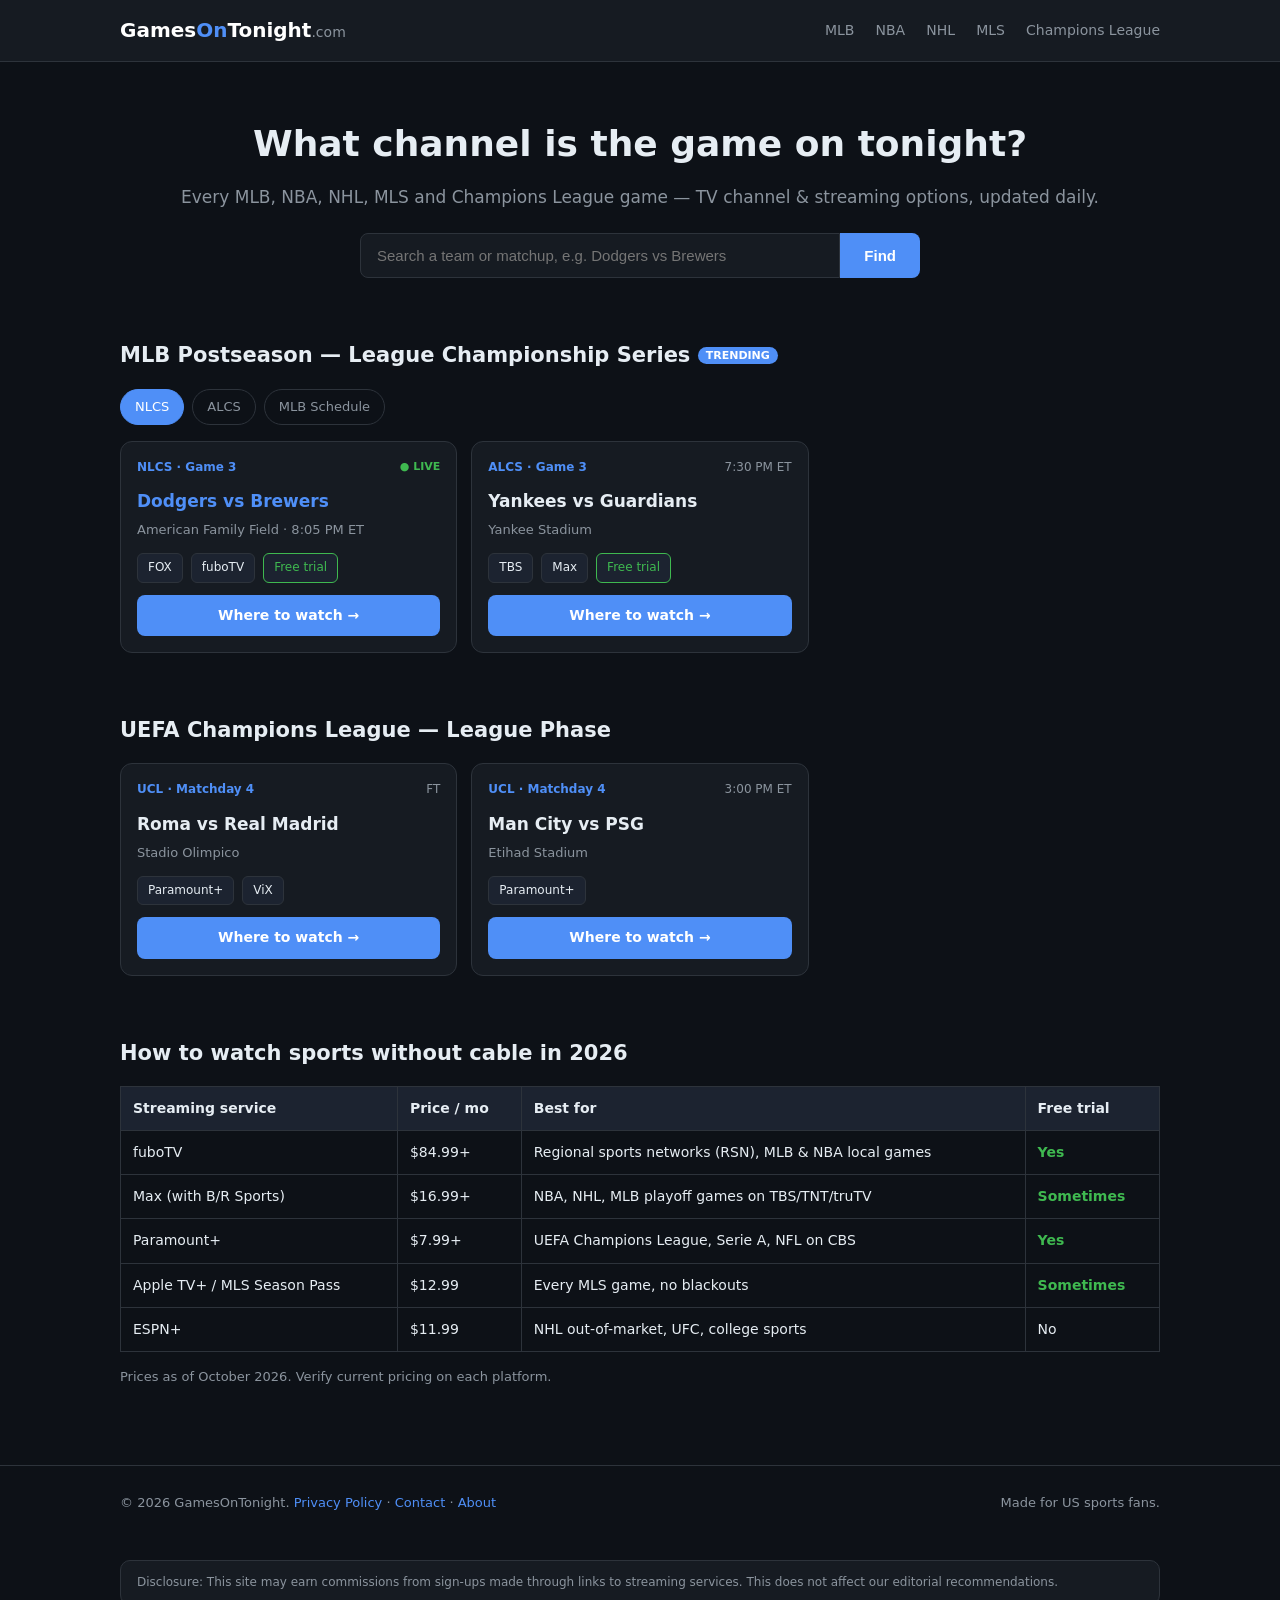
<file: index.html>
<!DOCTYPE html>
<html lang="en">
<head>
<meta charset="UTF-8">
<meta name="viewport" content="width=device-width, initial-scale=1.0">
<title>Where to Watch Tonight's Games — TV Channel & Streaming Guide | GamesOnTonight</title>
<meta name="description" content="Find out what channel tonight's MLB, NBA, NHL, MLS and Champions League games are on. Live TV channels, streaming options, scores and schedules, updated daily.">
<link rel="canonical" href="./">
<link rel="stylesheet" href="style.css">
<script type="application/ld+json">
{"@context":"https://schema.org","@type":"WebSite","name":"GamesOnTonight","description":"TV channel and streaming guide for live sports in the US","inLanguage":"en","potentialAction":{"@type":"SearchAction","target":"./search.html?q={search_term_string}","query-input":"required name=search_term_string"}}
</script>
</head>
<body>

<header>
  <div class="wrap">
    <a class="logo" href="./">Games<span>On</span>Tonight<span style="color:var(--muted);font-weight:400;font-size:14px">.com</span></a>
    <nav>
      <a href="./mlb/">MLB</a>
      <a href="./nba/">NBA</a>
      <a href="./nhl/">NHL</a>
      <a href="./mls/">MLS</a>
      <a href="./ucl/">Champions League</a>
    </nav>
  </div>
</header>

<section class="hero">
  <div class="wrap">
    <h1>What channel is the game on tonight?</h1>
    <p>Every MLB, NBA, NHL, MLS and Champions League game — TV channel &amp; streaming options, updated daily.</p>
    <div class="search">
      <input type="search" placeholder="Search a team or matchup, e.g. Dodgers vs Brewers" aria-label="Search games">
      <button type="button">Find</button>
    </div>
  </div>
</section>

<section class="section" id="mlb">
  <div class="wrap">
    <h2>MLB Postseason — League Championship Series <span class="badge">TRENDING</span></h2>
    <div class="league-tabs"><a class="active">NLCS</a><a href="./mlb/">ALCS</a><a href="./mlb/schedule">MLB Schedule</a></div>
    <div class="grid">
      <div class="card">
        <div class="top"><span class="league">NLCS · Game 3</span><span class="live">● LIVE</span></div>
        <div class="matchup"><a href="./watch/dodgers-vs-brewers/">Dodgers vs Brewers</a></div>
        <div class="sub">American Family Field · 8:05 PM ET</div>
        <div class="watch"><span>FOX</span><span>fuboTV</span><span class="free">Free trial</span></div>
        <a class="cta" href="./watch/dodgers-vs-brewers/">Where to watch →</a>
      </div>
      <div class="card">
        <div class="top"><span class="league">ALCS · Game 3</span><span class="time">7:30 PM ET</span></div>
        <div class="matchup">Yankees vs Guardians</div>
        <div class="sub">Yankee Stadium</div>
        <div class="watch"><span>TBS</span><span>Max</span><span class="free">Free trial</span></div>
        <a class="cta" href="./mlb/">Where to watch →</a>
      </div>
    </div>
  </div>
</section>

<section class="section" id="ucl">
  <div class="wrap">
    <h2>UEFA Champions League — League Phase</h2>
    <div class="grid">
      <div class="card">
        <div class="top"><span class="league">UCL · Matchday 4</span><span class="time">FT</span></div>
        <div class="matchup">Roma vs Real Madrid</div>
        <div class="sub">Stadio Olimpico</div>
        <div class="watch"><span>Paramount+</span><span>ViX</span></div>
        <a class="cta" href="./ucl/">Where to watch →</a>
      </div>
      <div class="card">
        <div class="top"><span class="league">UCL · Matchday 4</span><span class="time">3:00 PM ET</span></div>
        <div class="matchup">Man City vs PSG</div>
        <div class="sub">Etihad Stadium</div>
        <div class="watch"><span>Paramount+</span></div>
        <a class="cta" href="./ucl/">Where to watch →</a>
      </div>
    </div>
  </div>
</section>

<section class="section">
  <div class="wrap">
    <h2>How to watch sports without cable in 2026</h2>
    <table class="stream-table">
      <tr><th>Streaming service</th><th>Price / mo</th><th>Best for</th><th>Free trial</th></tr>
      <tr><td>fuboTV</td><td>$84.99+</td><td>Regional sports networks (RSN), MLB &amp; NBA local games</td><td class="yes">Yes</td></tr>
      <tr><td>Max (with B/R Sports)</td><td>$16.99+</td><td>NBA, NHL, MLB playoff games on TBS/TNT/truTV</td><td class="yes">Sometimes</td></tr>
      <tr><td>Paramount+</td><td>$7.99+</td><td>UEFA Champions League, Serie A, NFL on CBS</td><td class="yes">Yes</td></tr>
      <tr><td>Apple TV+ / MLS Season Pass</td><td>$12.99</td><td>Every MLS game, no blackouts</td><td class="yes">Sometimes</td></tr>
      <tr><td>ESPN+</td><td>$11.99</td><td>NHL out-of-market, UFC, college sports</td><td>No</td></tr>
    </table>
    <p style="color:var(--muted);font-size:13px">Prices as of October 2026. Verify current pricing on each platform.</p>
  </div>
</section>

<footer>
  <div class="wrap">
    <div>© 2026 GamesOnTonight. <a href="./privacy-policy/">Privacy Policy</a> · <a href="./contact/">Contact</a> · <a href="./about/">About</a></div>
    <div>Made for US sports fans.</div>
  </div>
</footer>
<div class="wrap"><div class="disclosure">Disclosure: This site may earn commissions from sign-ups made through links to streaming services. This does not affect our editorial recommendations.</div></div>

</body>
</html>
</file>
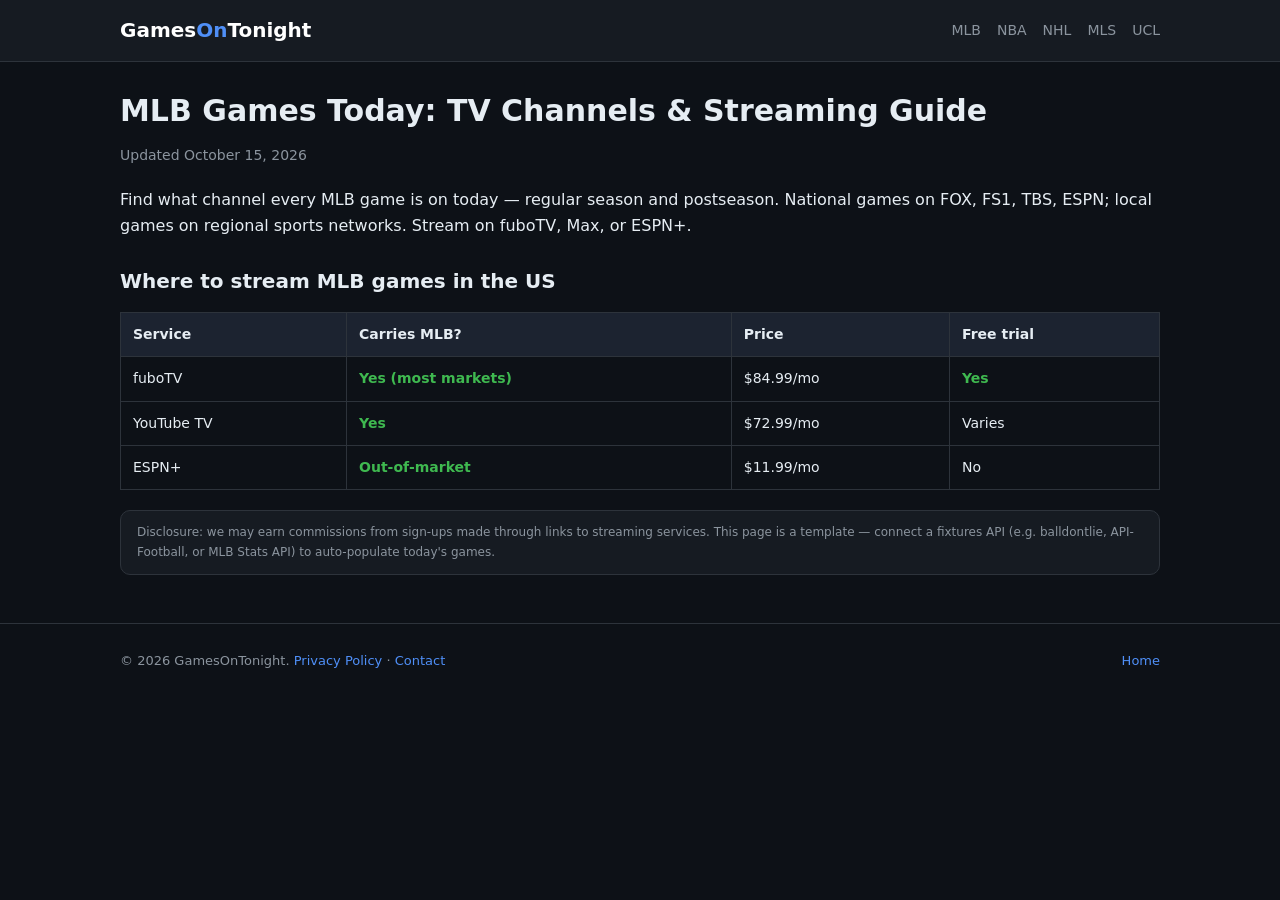
<file: mlb/index.html>
<!DOCTYPE html>
<html lang="en">
<head>
<meta charset="UTF-8">
<meta name="viewport" content="width=device-width, initial-scale=1.0">
<title>MLB Games Today: TV Channels & Streaming Guide</title>
<meta name="description" content="Find what channel every MLB game is on today — regular season and postseason. National games on FOX, FS1, TBS, ESPN; local games on regional sports networks. Stream on fuboTV, Max, or ESPN+.">
<link rel="canonical" href="./">
<link rel="stylesheet" href="../style.css">
</head>
<body>
<header><div class="wrap">
  <a class="logo" href="../">Games<span>On</span>Tonight</a>
  <nav><a href="../mlb/">MLB</a><a href="../nba/">NBA</a><a href="../nhl/">NHL</a><a href="../mls/">MLS</a><a href="../ucl/">UCL</a></nav>
</div></header>
<div class="wrap">
<article>
<h1>MLB Games Today: TV Channels & Streaming Guide</h1>
<p class="meta">Updated October 15, 2026</p>
<p>Find what channel every MLB game is on today — regular season and postseason. National games on FOX, FS1, TBS, ESPN; local games on regional sports networks. Stream on fuboTV, Max, or ESPN+.</p>
<h2>Where to stream MLB games in the US</h2>
<table class="stream-table">
<tr><th>Service</th><th>Carries MLB?</th><th>Price</th><th>Free trial</th></tr>
<tr><td>fuboTV</td><td class="yes">Yes (most markets)</td><td>$84.99/mo</td><td class="yes">Yes</td></tr>
<tr><td>YouTube TV</td><td class="yes">Yes</td><td>$72.99/mo</td><td>Varies</td></tr>
<tr><td>ESPN+</td><td class="yes">Out-of-market</td><td>$11.99/mo</td><td>No</td></tr>
</table>
<div class="disclosure">Disclosure: we may earn commissions from sign-ups made through links to streaming services. This page is a template — connect a fixtures API (e.g. balldontlie, API-Football, or MLB Stats API) to auto-populate today's games.</div>
</article>
</div>
<footer><div class="wrap"><div>© 2026 GamesOnTonight. <a href="../privacy-policy/">Privacy Policy</a> · <a href="../contact/">Contact</a></div><div><a href="../">Home</a></div></div></footer>
</body>
</html>
</file>
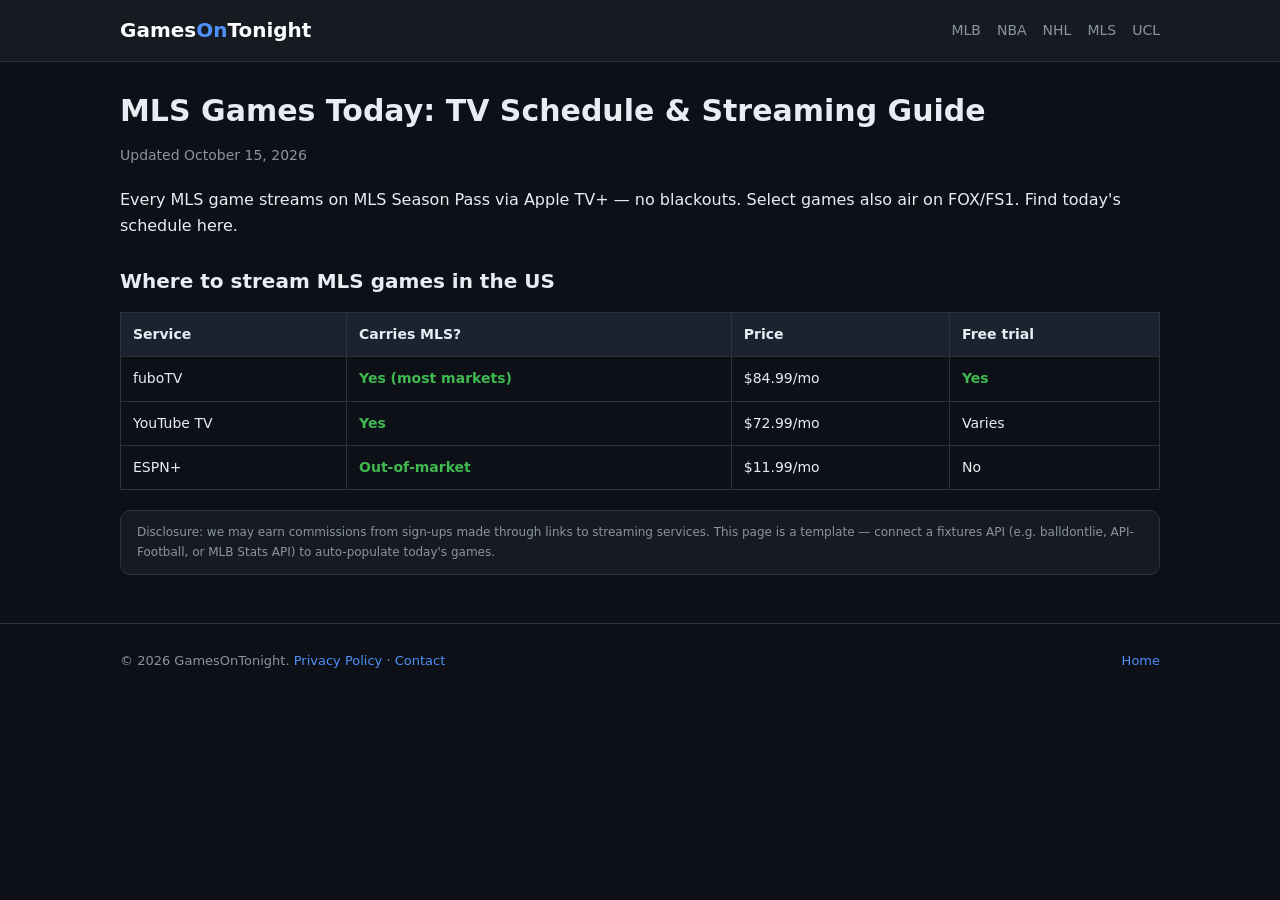
<file: mls/index.html>
<!DOCTYPE html>
<html lang="en">
<head>
<meta charset="UTF-8">
<meta name="viewport" content="width=device-width, initial-scale=1.0">
<title>MLS Games Today: TV Schedule & Streaming Guide</title>
<meta name="description" content="Every MLS game streams on MLS Season Pass via Apple TV+ — no blackouts. Select games also air on FOX/FS1. Find today's schedule here.">
<link rel="canonical" href="./">
<link rel="stylesheet" href="../style.css">
</head>
<body>
<header><div class="wrap">
  <a class="logo" href="../">Games<span>On</span>Tonight</a>
  <nav><a href="../mlb/">MLB</a><a href="../nba/">NBA</a><a href="../nhl/">NHL</a><a href="../mls/">MLS</a><a href="../ucl/">UCL</a></nav>
</div></header>
<div class="wrap">
<article>
<h1>MLS Games Today: TV Schedule & Streaming Guide</h1>
<p class="meta">Updated October 15, 2026</p>
<p>Every MLS game streams on MLS Season Pass via Apple TV+ — no blackouts. Select games also air on FOX/FS1. Find today's schedule here.</p>
<h2>Where to stream MLS games in the US</h2>
<table class="stream-table">
<tr><th>Service</th><th>Carries MLS?</th><th>Price</th><th>Free trial</th></tr>
<tr><td>fuboTV</td><td class="yes">Yes (most markets)</td><td>$84.99/mo</td><td class="yes">Yes</td></tr>
<tr><td>YouTube TV</td><td class="yes">Yes</td><td>$72.99/mo</td><td>Varies</td></tr>
<tr><td>ESPN+</td><td class="yes">Out-of-market</td><td>$11.99/mo</td><td>No</td></tr>
</table>
<div class="disclosure">Disclosure: we may earn commissions from sign-ups made through links to streaming services. This page is a template — connect a fixtures API (e.g. balldontlie, API-Football, or MLB Stats API) to auto-populate today's games.</div>
</article>
</div>
<footer><div class="wrap"><div>© 2026 GamesOnTonight. <a href="../privacy-policy/">Privacy Policy</a> · <a href="../contact/">Contact</a></div><div><a href="../">Home</a></div></div></footer>
</body>
</html>
</file>
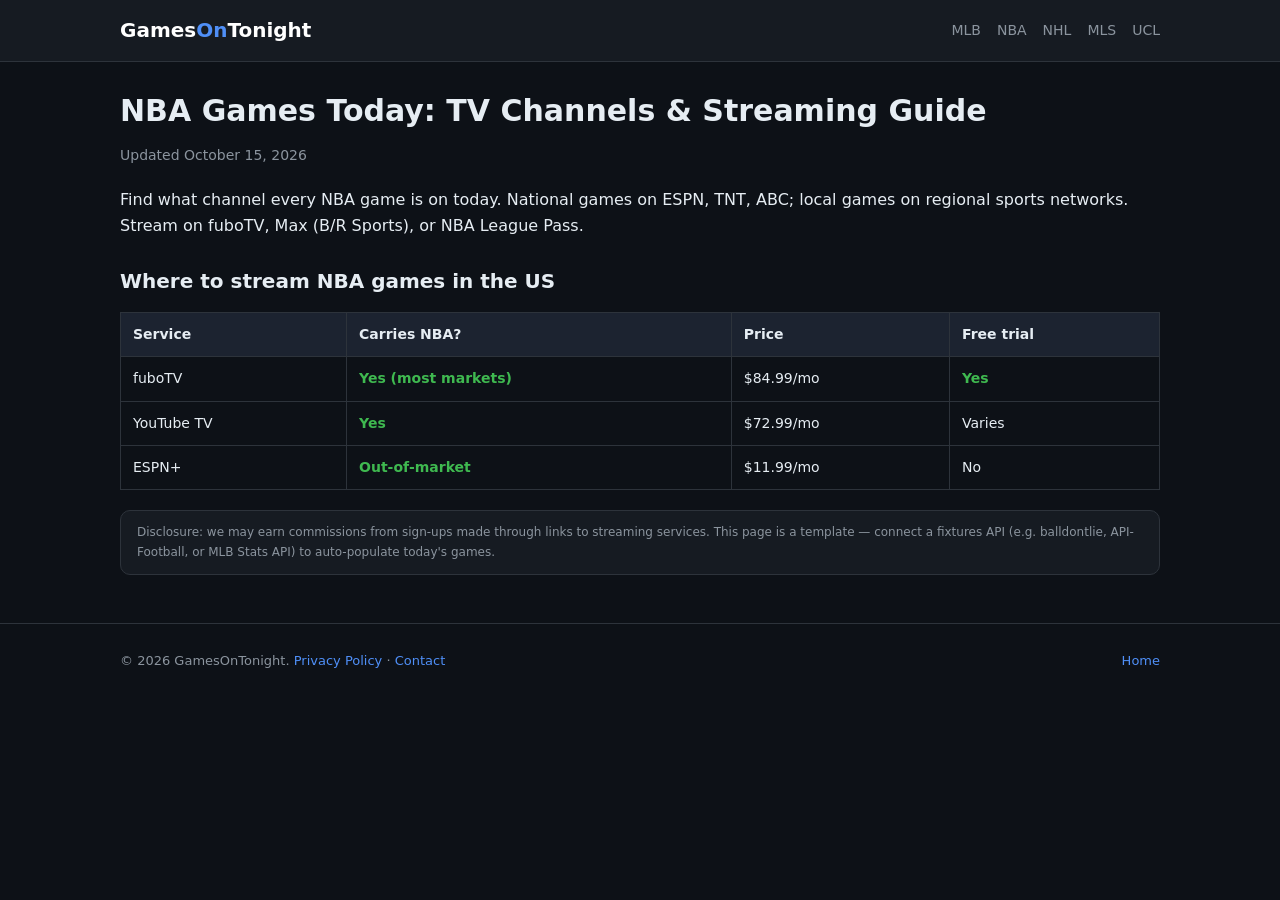
<file: nba/index.html>
<!DOCTYPE html>
<html lang="en">
<head>
<meta charset="UTF-8">
<meta name="viewport" content="width=device-width, initial-scale=1.0">
<title>NBA Games Today: TV Channels & Streaming Guide</title>
<meta name="description" content="Find what channel every NBA game is on today. National games on ESPN, TNT, ABC; local games on regional sports networks. Stream on fuboTV, Max (B/R Sports), or NBA League Pass.">
<link rel="canonical" href="./">
<link rel="stylesheet" href="../style.css">
</head>
<body>
<header><div class="wrap">
  <a class="logo" href="../">Games<span>On</span>Tonight</a>
  <nav><a href="../mlb/">MLB</a><a href="../nba/">NBA</a><a href="../nhl/">NHL</a><a href="../mls/">MLS</a><a href="../ucl/">UCL</a></nav>
</div></header>
<div class="wrap">
<article>
<h1>NBA Games Today: TV Channels & Streaming Guide</h1>
<p class="meta">Updated October 15, 2026</p>
<p>Find what channel every NBA game is on today. National games on ESPN, TNT, ABC; local games on regional sports networks. Stream on fuboTV, Max (B/R Sports), or NBA League Pass.</p>
<h2>Where to stream NBA games in the US</h2>
<table class="stream-table">
<tr><th>Service</th><th>Carries NBA?</th><th>Price</th><th>Free trial</th></tr>
<tr><td>fuboTV</td><td class="yes">Yes (most markets)</td><td>$84.99/mo</td><td class="yes">Yes</td></tr>
<tr><td>YouTube TV</td><td class="yes">Yes</td><td>$72.99/mo</td><td>Varies</td></tr>
<tr><td>ESPN+</td><td class="yes">Out-of-market</td><td>$11.99/mo</td><td>No</td></tr>
</table>
<div class="disclosure">Disclosure: we may earn commissions from sign-ups made through links to streaming services. This page is a template — connect a fixtures API (e.g. balldontlie, API-Football, or MLB Stats API) to auto-populate today's games.</div>
</article>
</div>
<footer><div class="wrap"><div>© 2026 GamesOnTonight. <a href="../privacy-policy/">Privacy Policy</a> · <a href="../contact/">Contact</a></div><div><a href="../">Home</a></div></div></footer>
</body>
</html>
</file>
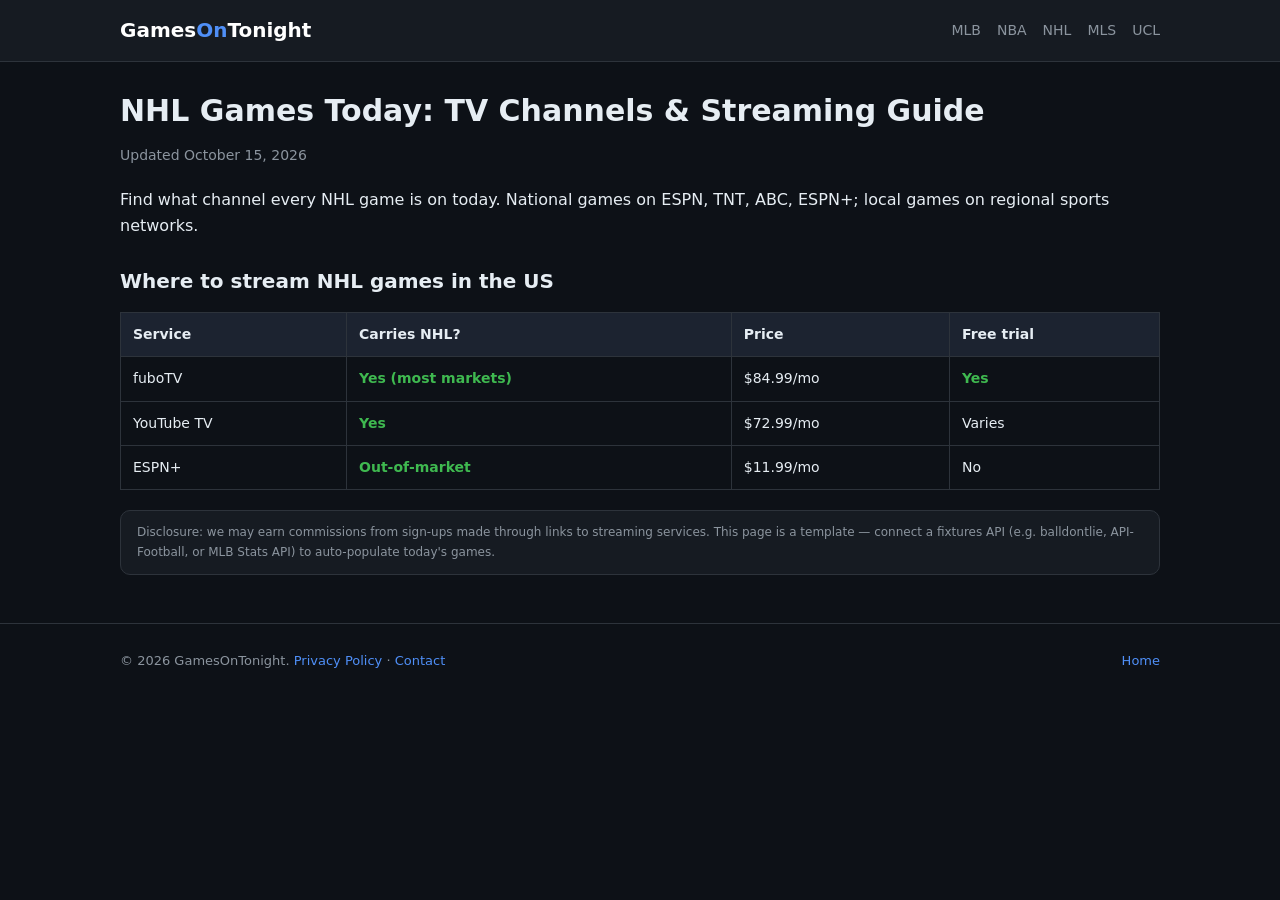
<file: nhl/index.html>
<!DOCTYPE html>
<html lang="en">
<head>
<meta charset="UTF-8">
<meta name="viewport" content="width=device-width, initial-scale=1.0">
<title>NHL Games Today: TV Channels & Streaming Guide</title>
<meta name="description" content="Find what channel every NHL game is on today. National games on ESPN, TNT, ABC, ESPN+; local games on regional sports networks.">
<link rel="canonical" href="./">
<link rel="stylesheet" href="../style.css">
</head>
<body>
<header><div class="wrap">
  <a class="logo" href="../">Games<span>On</span>Tonight</a>
  <nav><a href="../mlb/">MLB</a><a href="../nba/">NBA</a><a href="../nhl/">NHL</a><a href="../mls/">MLS</a><a href="../ucl/">UCL</a></nav>
</div></header>
<div class="wrap">
<article>
<h1>NHL Games Today: TV Channels & Streaming Guide</h1>
<p class="meta">Updated October 15, 2026</p>
<p>Find what channel every NHL game is on today. National games on ESPN, TNT, ABC, ESPN+; local games on regional sports networks.</p>
<h2>Where to stream NHL games in the US</h2>
<table class="stream-table">
<tr><th>Service</th><th>Carries NHL?</th><th>Price</th><th>Free trial</th></tr>
<tr><td>fuboTV</td><td class="yes">Yes (most markets)</td><td>$84.99/mo</td><td class="yes">Yes</td></tr>
<tr><td>YouTube TV</td><td class="yes">Yes</td><td>$72.99/mo</td><td>Varies</td></tr>
<tr><td>ESPN+</td><td class="yes">Out-of-market</td><td>$11.99/mo</td><td>No</td></tr>
</table>
<div class="disclosure">Disclosure: we may earn commissions from sign-ups made through links to streaming services. This page is a template — connect a fixtures API (e.g. balldontlie, API-Football, or MLB Stats API) to auto-populate today's games.</div>
</article>
</div>
<footer><div class="wrap"><div>© 2026 GamesOnTonight. <a href="../privacy-policy/">Privacy Policy</a> · <a href="../contact/">Contact</a></div><div><a href="../">Home</a></div></div></footer>
</body>
</html>
</file>
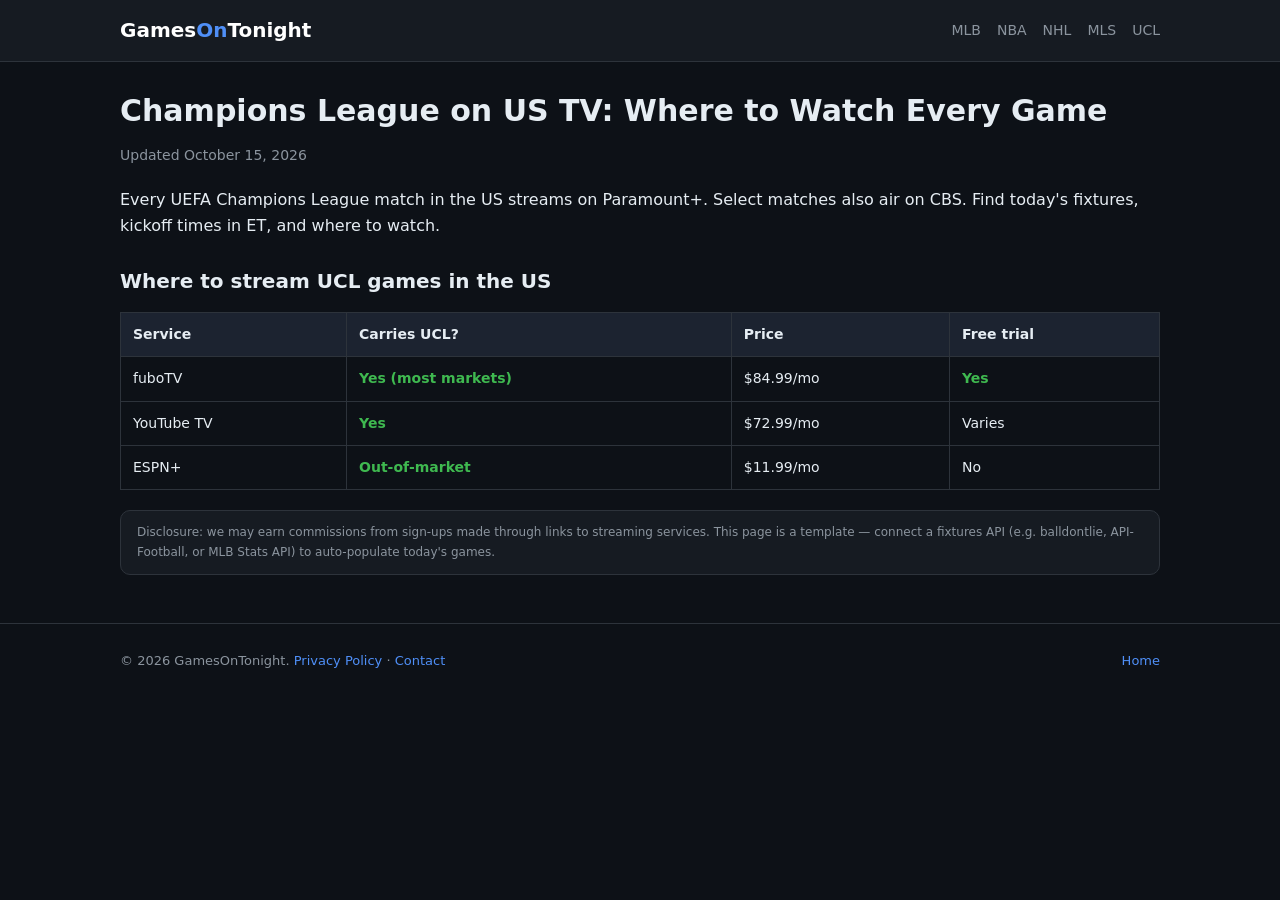
<file: ucl/index.html>
<!DOCTYPE html>
<html lang="en">
<head>
<meta charset="UTF-8">
<meta name="viewport" content="width=device-width, initial-scale=1.0">
<title>Champions League on US TV: Where to Watch Every Game</title>
<meta name="description" content="Every UEFA Champions League match in the US streams on Paramount+. Select matches also air on CBS. Find today's fixtures, kickoff times in ET, and where to watch.">
<link rel="canonical" href="./">
<link rel="stylesheet" href="../style.css">
</head>
<body>
<header><div class="wrap">
  <a class="logo" href="../">Games<span>On</span>Tonight</a>
  <nav><a href="../mlb/">MLB</a><a href="../nba/">NBA</a><a href="../nhl/">NHL</a><a href="../mls/">MLS</a><a href="../ucl/">UCL</a></nav>
</div></header>
<div class="wrap">
<article>
<h1>Champions League on US TV: Where to Watch Every Game</h1>
<p class="meta">Updated October 15, 2026</p>
<p>Every UEFA Champions League match in the US streams on Paramount+. Select matches also air on CBS. Find today's fixtures, kickoff times in ET, and where to watch.</p>
<h2>Where to stream UCL games in the US</h2>
<table class="stream-table">
<tr><th>Service</th><th>Carries UCL?</th><th>Price</th><th>Free trial</th></tr>
<tr><td>fuboTV</td><td class="yes">Yes (most markets)</td><td>$84.99/mo</td><td class="yes">Yes</td></tr>
<tr><td>YouTube TV</td><td class="yes">Yes</td><td>$72.99/mo</td><td>Varies</td></tr>
<tr><td>ESPN+</td><td class="yes">Out-of-market</td><td>$11.99/mo</td><td>No</td></tr>
</table>
<div class="disclosure">Disclosure: we may earn commissions from sign-ups made through links to streaming services. This page is a template — connect a fixtures API (e.g. balldontlie, API-Football, or MLB Stats API) to auto-populate today's games.</div>
</article>
</div>
<footer><div class="wrap"><div>© 2026 GamesOnTonight. <a href="../privacy-policy/">Privacy Policy</a> · <a href="../contact/">Contact</a></div><div><a href="../">Home</a></div></div></footer>
</body>
</html>
</file>
<file: style.css>
:root{
  --bg:#0d1117;--surface:#161b22;--surface2:#1c2330;--border:#2d333b;
  --text:#e6edf3;--muted:#8b949e;--accent:#4f8ff7;--green:#3fb950;
}
*{margin:0;padding:0;box-sizing:border-box}
body{font-family:"Segoe UI",system-ui,-apple-system,Arial,sans-serif;background:var(--bg);color:var(--text);line-height:1.65}
a{color:var(--accent);text-decoration:none}
.wrap{max-width:1080px;margin:0 auto;padding:0 20px}
header{background:var(--surface);border-bottom:1px solid var(--border);padding:14px 0;position:sticky;top:0;z-index:10}
header .wrap{display:flex;align-items:center;justify-content:space-between;flex-wrap:wrap;gap:8px}
.logo{font-size:20px;font-weight:700;color:#fff}
.logo span{color:var(--accent)}
nav a{margin-left:16px;font-size:14px;color:var(--muted)}
nav a:hover{color:var(--text)}
.hero{padding:52px 0 30px;text-align:center}
.hero h1{font-size:36px;font-weight:800;margin-bottom:10px}
.hero p{color:var(--muted);font-size:17px}
.search{margin:22px auto 0;max-width:560px;display:flex}
.search input{flex:1;padding:13px 16px;border:1px solid var(--border);background:var(--surface);color:var(--text);border-radius:8px 0 0 8px;font-size:15px}
.search button{padding:13px 24px;background:var(--accent);border:none;color:#fff;border-radius:0 8px 8px 0;font-size:15px;font-weight:600;cursor:pointer}
.section{padding:30px 0}
.section h2{font-size:21px;margin-bottom:16px}
.badge{font-size:11px;font-weight:700;background:var(--accent);color:#fff;padding:2px 8px;border-radius:10px;vertical-align:middle}
.league-tabs{display:flex;gap:8px;margin-bottom:16px;flex-wrap:wrap}
.league-tabs a{padding:6px 14px;border:1px solid var(--border);border-radius:20px;font-size:13px;color:var(--muted)}
.league-tabs a.active{background:var(--accent);color:#fff;border-color:var(--accent)}
.grid{display:grid;grid-template-columns:repeat(auto-fill,minmax(310px,1fr));gap:14px}
.card{background:var(--surface);border:1px solid var(--border);border-radius:12px;padding:16px;transition:border-color .15s}
.card:hover{border-color:var(--accent)}
.card .top{display:flex;justify-content:space-between;align-items:center;margin-bottom:10px}
.league{font-size:12px;font-weight:700;color:var(--accent)}
.time{font-size:12px;color:var(--muted)}
.live{font-size:11px;font-weight:700;color:var(--green)}
.matchup{font-size:17px;font-weight:700;margin-bottom:4px}
.sub{font-size:13px;color:var(--muted);margin-bottom:12px}
.watch{display:flex;gap:8px;flex-wrap:wrap}
.watch span{font-size:12px;background:var(--surface2);border:1px solid var(--border);padding:4px 10px;border-radius:6px}
.watch .free{border-color:var(--green);color:var(--green)}
.cta{display:block;margin-top:12px;text-align:center;padding:9px;background:var(--accent);color:#fff;border-radius:8px;font-size:14px;font-weight:600}
.cta:hover{filter:brightness(1.1)}
article h1{font-size:30px;margin:24px 0 8px}
article h2{font-size:20px;margin:26px 0 10px}
article p{margin-bottom:12px;color:var(--text)}
article .meta{color:var(--muted);font-size:14px;margin-bottom:20px}
.toc{background:var(--surface);border:1px solid var(--border);border-radius:12px;padding:16px 20px;margin:20px 0}
.toc b{display:block;margin-bottom:8px}
.toc a{display:block;font-size:14px;padding:3px 0}
.faq details{background:var(--surface);border:1px solid var(--border);border-radius:10px;padding:14px 18px;margin-bottom:10px}
.faq summary{font-weight:600;cursor:pointer}
.faq p{margin-top:10px;color:var(--muted);font-size:14px}
.stream-table{width:100%;border-collapse:collapse;margin:14px 0;font-size:14px}
.stream-table th,.stream-table td{border:1px solid var(--border);padding:10px 12px;text-align:left}
.stream-table th{background:var(--surface2)}
.stream-table .yes{color:var(--green);font-weight:700}
footer{border-top:1px solid var(--border);margin-top:48px;padding:26px 0;color:var(--muted);font-size:13px}
footer .wrap{display:flex;justify-content:space-between;flex-wrap:wrap;gap:12px}
.disclosure{background:var(--surface);border:1px solid var(--border);border-radius:10px;padding:12px 16px;font-size:12px;color:var(--muted);margin-top:20px}
@media(max-width:640px){nav a{margin-left:10px;font-size:13px}.hero h1{font-size:26px}}
</file>
